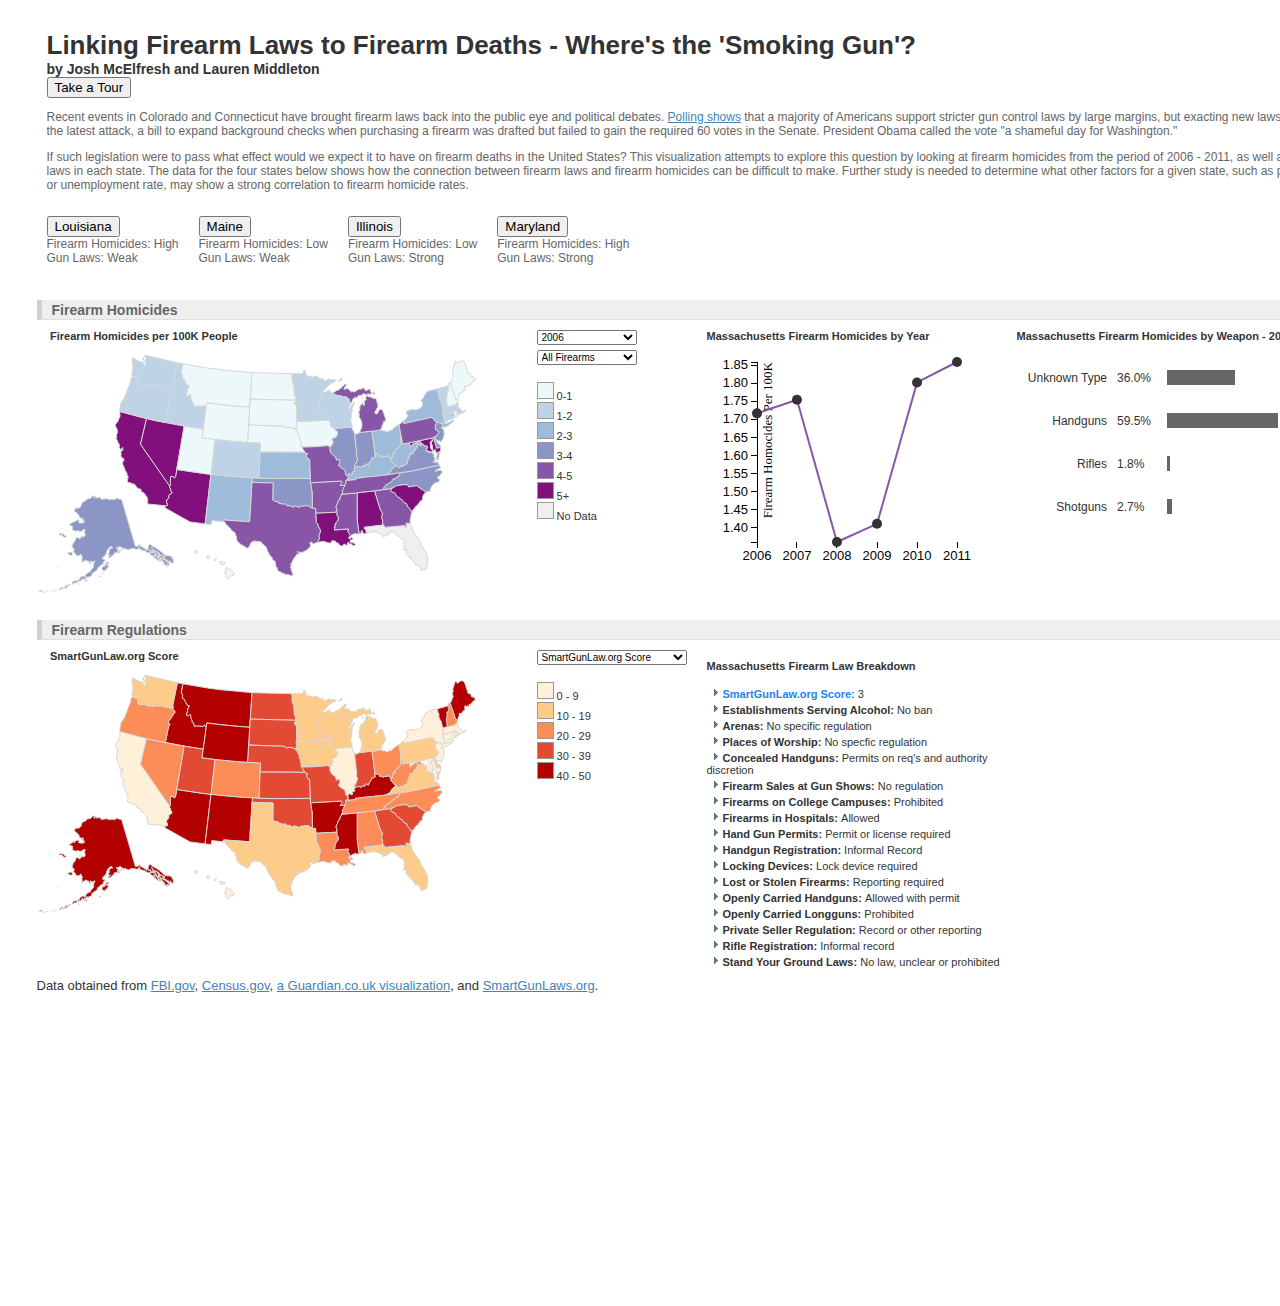
<file: index.html>
<!DOCTYPE html>

<html>
<head>
	<title>Linking Firearm Laws to Firearm Deaths</title>
	<!-- CSS -->
	<link rel="stylesheet" type="text/css" href="css/jquery-ui-1.9.2.custom.min.css" />
	<link rel="stylesheet" type="text/css" href="css/introjs.css" />
	<link rel="stylesheet" type="text/css" href="css/svg.css" />
	<link rel="stylesheet" type="text/css" href="css/main.css" />
	<!-- JS -->
	<script type="text/javascript" src="js/jquery-1.9.1.min.js"></script>
	<script type="text/javascript" src="js/jquery-ui-1.9.2.custom.min.js"></script>
	<script type="text/javascript" src="js/d3.v3.js"></script>
	<script type="text/javascript" src="js/datamaps-us-only.js"></script>
	<script type="text/javascript" src="js/intro.js"></script>
	<script type="text/javascript" src="js/JSON_data_guns.js"></script>
	<script type="text/javascript" src="js/gunkey.js"></script>
	<script type="text/javascript" src="js/chart.js"></script>
	<script type="text/javascript" src="js/main.js"></script>
</head>

<body>
<div id="wrapper">
	<div id="description" style="height: 260px;" data-intro="This visualization explores the possible link between firearm homicide rate and firearm regulations in the US. The data for the four states listed above shows how it can be difficult to make a connection. Click each state button to explore the details, or click 'Next' for a breakdown of the different components of the visualization." data-step='1'>
		<h1>Linking Firearm Laws to Firearm Deaths - Where's the 'Smoking Gun'?</h1>
		<h2>by Josh McElfresh and Lauren Middleton</h2>
		<button id="tour">Take a Tour</button>
		<h3>
			<p>
				Recent events in Colorado and Connecticut have brought firearm laws back into the public eye and political debates. <a href="http://www.nytimes.com/2013/05/02/us/politics/poll-finds-strong-support-for-tightened-gun-laws-and-path-to-citizenship.html?ref=us">Polling shows</a> that a majority of Americans support stricter gun control laws by large margins, but exacting new laws is proving difficult. After the latest attack, a bill to expand background checks when purchasing a firearm was drafted but failed to gain the required 60 votes in the Senate. President Obama called the vote "a shameful day for Washington."
			</p>
			<p>
				If such legislation were to pass what effect would we expect it to have on firearm deaths in the United States? This visualization attempts to explore this question by looking at firearm homicides from the period of 2006 - 2011, as well as a range of firearm laws in each state. The data for the four states below shows how the connection between firearm laws and firearm homicides can be difficult to make. Further study is needed to determine what other factors for a given state, such as presence of major cities or unemployment rate, may show a strong correlation to firearm homicide rates.
			</p>
			<p style="float: left; margin-right: 20px;">
				<button class="state-btn" id="LA">Louisiana</button><br />
				Firearm Homicides: High<br />
				Gun Laws: Weak
			</p>
			<p style="float: left; margin-right: 20px;">
				<button class="state-btn" id="ME">Maine</button><br />
				Firearm Homicides: Low<br />
				Gun Laws: Weak
			</p>
			<p style="float: left; margin-right: 20px;">
				<button class="state-btn" id="IL">Illinois</button><br />
				Firearm Homicides: Low<br />
				Gun Laws: Strong
			</p>
			<p style="float: left; margin-right: 20px;">
				<button class="state-btn" id="MD">Maryland</button><br />
				Firearm Homicides: High<br />
				Gun Laws: Strong
			</p>

			<!--
			Use the filters to see the rates of firearm homicide per hundred thousand people for the selected year and firearm type. Click a state to see it's firearm homicide data over time. Click and drag over one or more points to see the breakdown of types for a range of years. Firearm homicide and population data from FBI.gov and census.gov. Firearm law data and descriptions from a <a href="http://www.guardian.co.uk/world/interactive/2013/jan/15/gun-laws-united-states" target="_blank">guardian.co.uk visualization</a>.
		-->
		</h3>
	</div>

	<div id="sec1-title">Firearm Homicides</div>
	<div id="map1-title">Firearm Homicides per 100K People</div>
	<div id="map1" data-intro="The first map shows firearm homicides per hundred thousand people for the selected year and type of firearm. The lighter a state's color, the less firearm homicides it had for that year and weapon type. Try hovering over a state to see more details, or clicking a state to generate additional graphs." data-step='2'></div>

	<div id="control-panel" data-intro="Try making new selections from the Year and Firearm Type filters to redraw the map according to your selections. It's interesting to note when comparing firearm types that Handguns seem to be used in the majority of firearm homicides across the years, compared to Rifles and Shotguns. In additon, as the years progress there seems to be an overall lightening of the map, with the exception of certain standout states such as Louisiana." data-step='3'>
		<select id="year">
			<option>2006</option>
			<option>2007</option>
			<option>2008</option>
			<option>2009</option>
			<option>2010</option>
			<option>2011</option>
		</select>
		<br />
		<select id="gun-type">
			<option value="all">All Firearms</option>
			<option value="handguns">Handguns</option>
			<option value="rifles">Rifles</option>
			<option value="shotguns">Shotguns</option>
			<option value="unknown">Unknown Type</option>
		</select>
		<br /><br />
		
		<div id="key">
			<ul class="ul-basic">
				<li>
					<div class="color-key" id="color-key1"></div>
					<span class="key-text">0-1</span>
				</li>
				<li>
					<div class="color-key" id="color-key2"></div>
					<span class="key-text">1-2</span>
				</li>
				<li>
					<div class="color-key" id="color-key3"></div>
					<span class="key-text">2-3</span>
				</li>
				<li>
					<div class="color-key" id="color-key4"></div>
					<span class="key-text">3-4</span>
				</li>
				<li>
					<div class="color-key" id="color-key5"></div>
					<span class="key-text">4-5</span>
				</li>
				<li>
					<div class="color-key" id="color-key6"></div>
					<span class="key-text">5+</span>
				</li>
				<li>
					<div class="color-key" id="color-key-no-data"></div>
					<span class="key-text">No Data</span>
				</li>
			</ul>
		</div>
	</div>

	<div class="graph-parent">
		<div class="line-graph-parent" data-intro="This graph shows the number of firearm homicides per hundred thousand people for the clicked state over a range of years. Try selecting a region of the graph by clicking and dragging with the crosshair to update the graph to the right that shows the percentage of firearm homicides committed with each type of weapon in the current state for the year or range of years you select." data-step='4'>	
			<div id="linetitle"></div>
			<div class="container"></div>
		</div>
		<div class="bar-graph-parent">
			<div id="bartitle"></div>
    		<svg id="bars" width="300" height="200"></svg>
    	</div>
	</div>

	<div id="sec2-title" style="clear: both;">Firearm Regulations</div>
	<div id="map2-title"></div>
	<div id="map2" data-intro="The second map defaults to show scores (0-50 points) for each state's firearm laws based off of SmartGunLaw.org's rating system. The lower the score (and lighter the color), the stronger the firearm laws are in that state. Try clicking a state to generate the details of the laws that resulted in that state's score (to the right)." data-step='5'></div>

	<div id="control-panel2" data-intro="Use the Law Category filter to show the map with each state's regulations for that category, and to generate another graph that shows the national number of firearm homicides per hundred thousand people for the selected firearm type and selected law category." data-step='6'>
		<select id="law-type"></select>

		<div id="key2"></div>
	</div>

	<div class="graph-parent">
		<div id="state-law-details-parent" data-intro="To see details of the firearm regulations for the clicked state, expand the law categories by clicking the arrows. The law category currently displayed on the map is highlighted in blue. Click 'Next' to start exploring on your own!" data-step='7'></div>
		<div id="bar-graphs-laws-parent">
			<div id="barlawstitle"></div>
			<svg id="bars-laws" width="400" height="200"></svg>
		</div>
	</div>
	<div id="credits" style="clear: both;">Data obtained from <a href="http://www.fbi.gov/stats-services/crimestats" target="_blank">FBI.gov</a>, <a href="http://www.census.gov/" target="_blank">Census.gov</a>, <a href="http://www.guardian.co.uk/world/interactive/2013/jan/15/gun-laws-united-states" target="_blank">a Guardian.co.uk visualization</a>, and <a href="http://smartgunlaws.org/" target="_blank">SmartGunLaws.org</a>.</div>
	

	<iframe src="http://player.vimeo.com/video/65352165" width="500" height="300" frameborder="0"></iframe>

</div>
</body>

</html>
</file>
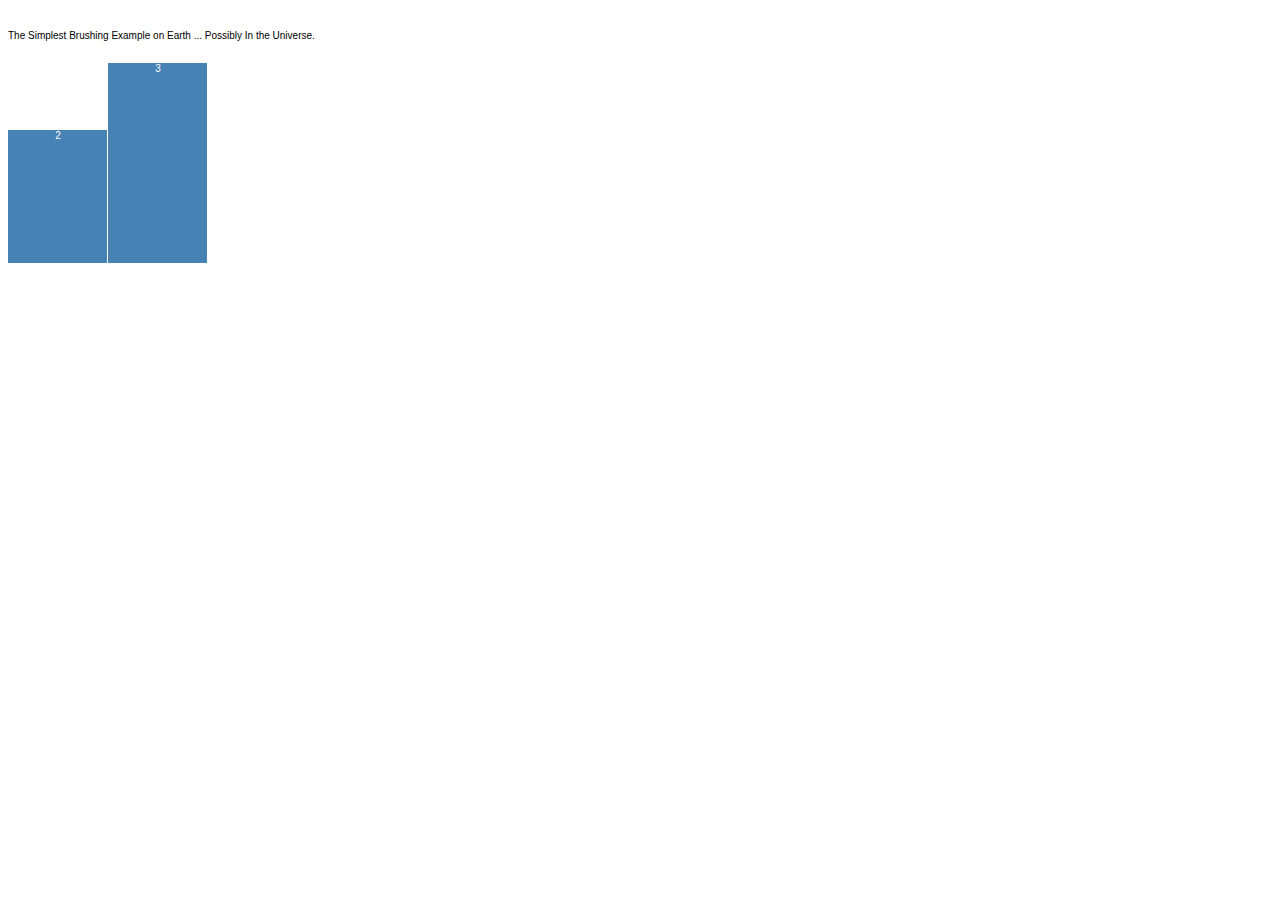
<file: sbe.html>
<!--
John Mercer's brushing example for reference
-->

<!DOCTYPE html>
<!-- saved from url=(0194)https://s3.amazonaws.com/piazza-attachments/hb6wzhqdlpvs9/hessxm24wzg1cf/hessxmes2hj1dx/sbe.html?AWSAccessKeyId=AKIAJKOQYKAYOBKKVTKQ&Expires=1365434650&Signature=R5AUNDnSINaZi0xWRGZ%2B6WtTtGc%3D -->
<html><head><meta http-equiv="Content-Type" content="text/html; charset=UTF-8"><meta charset="utf-8">

 
    <!-- D3 Core Library -->
     <script src="js/d3.v3.js"></script>
<style>
 
body {
  font: 10px sans-serif;
}
/* This style is for the histogram rectangles */
.bar rect {
  fill: steelblue;
  shape-rendering: crispEdges;
  font-size: 5;
}
/* This style is for the text (frequeny count) on the histogram rectangles */
.bar text {
  fill: #fff;
  font-size: 5;
}
/* This style is for the axes */
.axis path, .axis line {
  fill: none;
  stroke: #000;
  shape-rendering: crispEdges;
}

/* This is the style for the brush and extent classes */
.brush .extent {
  stroke: #fff;
  fill-opacity: .2;
  shape-rendering: crispEdges;
}

</style></head> 


<body> 

<script>
document.write("<br><br>");
d3.select("body").append("div").
       text("The Simplest Brushing Example on Earth ... Possibly In the Universe.")
document.write("<br><br>");

// The simplest dataset ever
var values  = [];

values.push( {  myvar: 1.9 });
values.push( {  myvar: 1.5 });
values.push( {  myvar: 0.9 });
values.push( {  myvar: 1.1 });
values.push( {  myvar: 0.1 });
 
 // the dimension of the svg will be 200x200 so that the data space of (0,2) will nicely transform to the pixel space
 var  width = 200 ,
     height = 200  ;

// the exten function returns an array of two values (min,max) of the original array
// you have to use values.map to pull out the data from the myvar object within the original dataset
var x_extent = d3.extent(values.map(function(d) { return d.myvar; }));
// i use the ceiling and floor functions to get integer min/max for the x pixel space
x_extent[0] = Math.floor(x_extent[0]); //x_extent[0] = 0 now
x_extent[1]  = Math.ceil(x_extent[1]); //x_extent[1] = 2 now

//yep, only two bins for this histogram
var num_bins = 2;

//this is the transformation function for input space to pixel space
var x = d3.scale.linear()
    //domain of input values of x
    .domain(x_extent) 
    //the range is the output range after translation to pixel space
    .range([0, width]);

//for creating an x-axis later
var xAxis = d3.svg.axis()
    .scale(x)
    .orient("bottom")
    .ticks(3);


//data is an array of objects that contains the bins and values that fall in each bin
//e.g. data[0] = [0.9,0.1]
//https://github.com/mbostock/d3/wiki/Histogram-Layout
var data = d3.layout.histogram()
            .bins(x.ticks(num_bins))
              (values.map(function(d) { return d.myvar; }));

//https://github.com/mbostock/d3/wiki/Quantitative-Scales
var y = d3.scale.linear()
     //domain of input values of y
    .domain([0, d3.max(data, function(d) { return d.y; })]) 
    //note, d3.max(data, function(d) { return d.y; }) returns 3 (the max count in a bin)
    //the range is the output range after translation to pixel space
    .range([height, 0]);

// specify the brush function
var brush = d3.svg.brush()
    .x(x) //i only need to spcify x because i want the brush to be the entire y-axis
    //specify the brush events https://github.com/mbostock/d3/wiki/SVG-Controls
    .on("brushstart", brushstart)
    .on("brush", brushmove)
    .on("brushend", brushend);

//append the svg and set its width and height
var svg = d3.select("body").append("svg")
    .attr("width", width)
    .attr("height", height)
    .append("g");

//create by groups (g's) to hold the bars
var bar = svg.selectAll(".bar")
    .data(data)
  .enter().append("g")
    .attr("class", "bar")
    .attr("transform", function(d) { return "translate(" + x(d.x) + "," + y(d.y) + ")"; }).call(brush);

//for each bar, append a rectangle of 
bar.append("rect")
    .attr("x", 0) 
    .attr("width", x(data[0].dx)-1) 
    .attr("height", function(d) { return height - y(d.y); });


//I have to append the brush AFTER the bins otherwise it would show up underneath the bins, duh (I did that at first)
//context for the brush
var context = svg.append("g");

 //this is from the context + linking example
context.append("g")
    .attr("class", "x brush")
    .call(brush)
  .selectAll("rect")
    .attr("height", height);

// this is to append the count label on each bin
var formatCount = d3.format(",.0f");
bar.append("text")
    .attr("dy", ".3em")
    .attr("y", 6)
    .attr("x", x(data[0].dx)/2) //put the label in the middle of the bar
    .attr("text-anchor", "middle")
    .text(function(d) { return formatCount(d.y); });

var brushBar;

  function brushstart(p) {
    console.log("brush start."); 
    // here you would typically (based on the other examples) clear the previously-active brush, if any.
    //if (brushBar !== p) {
    //  bar.call(brush.clear());
    //  brushBar = p;
   // }
 
  }

  // Highlight the selected circles.
  function brushmove(p) {
     //console.log("brush move.."); 
  
     var e = brush.extent();
     //console.log("brush extent:");  
     //console.log(e);
     //returns [[x0,y0],[x1,y1]] 
     //where [x0,y0] = lower bounds of extent
     //and   [x1,y1] = upper bounds of extent
     //console.log("x lb: " + e[0] + "  x ub: "+e[1]);

     //the array of my original data, can make this more efficient so I don't have to load it every time brushmove executes!
     var orig_data = values.map(function(d) { return d.myvar; });

     var indices  = [];
      for(var i = 0; i < orig_data.length; i++)
      {
        if (orig_data[i] >= e[0] && orig_data[i] <= e[1]){
           //if the data is within the extent of the brush then output the index
           console.log("Index:"+i);
           indices.push(i);
           //smile :-)
        }
      }
  }

  // If the brush is empty, select all circles.
  function brushend(p) {
    console.log("brush end...");
  }

</script><br><br>
 
</body></html>
</file>
<file: css/introjs.css>
.introjs-overlay {
  position: absolute;
  z-index: 999999;
  background-color: #000;
  opacity: 0;
  -webkit-transition: all 0.3s ease-out;
     -moz-transition: all 0.3s ease-out;
      -ms-transition: all 0.3s ease-out;
       -o-transition: all 0.3s ease-out;
          transition: all 0.3s ease-out;
}

.introjs-showElement {
  z-index: 9999999;
}

.introjs-relativePosition {
  position: relative;
}

.introjs-helperLayer {
  position: absolute;
  z-index: 9999998;
  background-color: rgba(255,255,255,.9);
  border: 1px solid rgba(0,0,0,.5);
  border-radius: 4px;
  box-shadow: 0 2px 15px rgba(0,0,0,.4);
  -webkit-transition: all 0.3s ease-out;
     -moz-transition: all 0.3s ease-out;
      -ms-transition: all 0.3s ease-out;
       -o-transition: all 0.3s ease-out;
          transition: all 0.3s ease-out;
}

.introjs-helperNumberLayer {
  position: absolute;
  top: -16px;
  left: -16px;
  z-index: 9999999999 !important;
  padding: 2px;
  font-family: Arial, verdana, tahoma;
  font-size: 13px;
  font-weight: bold;
  color: white;
  text-align: center;
  text-shadow: 1px 1px 1px rgba(0,0,0,.3);
  background: #ff3019; /* Old browsers */
  background: -webkit-linear-gradient(top, #ff3019 0%, #cf0404 100%); /* Chrome10+,Safari5.1+ */
  background: -webkit-gradient(linear, left top, left bottom, color-stop(0%, #ff3019), color-stop(100%, #cf0404)); /* Chrome,Safari4+ */
  background:    -moz-linear-gradient(top, #ff3019 0%, #cf0404 100%); /* FF3.6+ */
  background:     -ms-linear-gradient(top, #ff3019 0%, #cf0404 100%); /* IE10+ */
  background:      -o-linear-gradient(top, #ff3019 0%, #cf0404 100%); /* Opera 11.10+ */
  background:         linear-gradient(to bottom, #ff3019 0%, #cf0404 100%);  /* W3C */
  width: 20px;
  height:20px;
  line-height: 20px;
  border: 3px solid white;
  border-radius: 50%;
  filter: progid:DXImageTransform.Microsoft.gradient(startColorstr='#ff3019', endColorstr='#cf0404', GradientType=0); /* IE6-9 */ 
  filter: progid:DXImageTransform.Microsoft.Shadow(direction=135, strength=2, color=ff0000); /* IE10 text shadows */
  box-shadow: 0 2px 5px rgba(0,0,0,.4);
}

.introjs-arrow {
  border: 5px solid white;
  content:'';
  position: absolute;
}
.introjs-arrow.top {
  top: -10px;
  border-top-color:transparent;
  border-right-color:transparent;
  border-bottom-color:white;
  border-left-color:transparent;
}
.introjs-arrow.right {
  right: -10px;
  top: 10px;
  border-top-color:transparent;
  border-right-color:transparent;
  border-bottom-color:transparent;
  border-left-color:white;
}
.introjs-arrow.bottom {
  bottom: -10px;
  border-top-color:white;
  border-right-color:transparent;
  border-bottom-color:transparent;
  border-left-color:transparent;
}
.introjs-arrow.left {
  left: -10px;
  top: 10px;
  border-top-color:transparent;
  border-right-color:white;
  border-bottom-color:transparent;
  border-left-color:transparent;
}

.introjs-tooltip {
  position: absolute;
  padding: 10px;
  background-color: white;
  min-width: 200px;
  border-radius: 3px;
  box-shadow: 0 1px 10px rgba(0,0,0,.4);
  -webkit-transition: opacity 0.1s ease-out;
     -moz-transition: opacity 0.1s ease-out;
      -ms-transition: opacity 0.1s ease-out;
       -o-transition: opacity 0.1s ease-out;
          transition: opacity 0.1s ease-out;
}

.introjs-tooltipbuttons {
  text-align: right;
}

/* 
 Buttons style by http://nicolasgallagher.com/lab/css3-github-buttons/ 
 Changed by Afshin Mehrabani
*/
.introjs-button {
  position: relative;
  overflow: visible;
  display: inline-block;
  padding: 0.3em 0.8em;
  border: 1px solid #d4d4d4;
  margin: 0;
  text-decoration: none;
  text-shadow: 1px 1px 0 #fff;
  font: 11px/normal sans-serif;
  color: #333;
  white-space: nowrap;
  cursor: pointer;
  outline: none;
  background-color: #ececec;
  background-image: -webkit-gradient(linear, 0 0, 0 100%, from(#f4f4f4), to(#ececec));
  background-image: -moz-linear-gradient(#f4f4f4, #ececec);
  background-image: -o-linear-gradient(#f4f4f4, #ececec);
  background-image: linear-gradient(#f4f4f4, #ececec);
  -webkit-background-clip: padding;
  -moz-background-clip: padding;
  -o-background-clip: padding-box;
  /*background-clip: padding-box;*/ /* commented out due to Opera 11.10 bug */
  -webkit-border-radius: 0.2em;
  -moz-border-radius: 0.2em;
  border-radius: 0.2em;
  /* IE hacks */
  zoom: 1;
  *display: inline;
  margin-top: 10px;
}

.introjs-button:hover {
  border-color: #bcbcbc;
  text-decoration: none; 
  box-shadow: 0px 1px 1px #e3e3e3;
}

.introjs-button:focus,
.introjs-button:active {
  background-image: -webkit-gradient(linear, 0 0, 0 100%, from(#ececec), to(#f4f4f4));
  background-image: -moz-linear-gradient(#ececec, #f4f4f4);
  background-image: -o-linear-gradient(#ececec, #f4f4f4);
  background-image: linear-gradient(#ececec, #f4f4f4);
}

/* overrides extra padding on button elements in Firefox */
.introjs-button::-moz-focus-inner {
  padding: 0;
  border: 0;
}

.introjs-skipbutton {
  margin-right: 5px;
  color: #7a7a7a;
}

.introjs-prevbutton {
  -webkit-border-radius: 0.2em 0 0 0.2em;
  -moz-border-radius: 0.2em 0 0 0.2em;
  border-radius: 0.2em 0 0 0.2em;
  border-right: none;
}

.introjs-nextbutton {
  -webkit-border-radius: 0 0.2em 0.2em 0;
  -moz-border-radius: 0 0.2em 0.2em 0;
  border-radius: 0 0.2em 0.2em 0;
}
</file>
<file: css/svg.css>
html, body, div, form, fieldset, input, textarea, li, ul, hr {
    margin: 0;
    padding: 0;
    border: 0;
    outline: 0;
    font-size: 100%;
    vertical-align: baseline;
    background: transparent;
}

.axis path,
.axis line {
    fill: none;
    stroke: #000;
    shape-rendering: crispEdges;
}

.x.axis path {
    display: none;
}

.line {
    fill: none;
    stroke: #8856A7;
    stroke-width: 2px;
}

.container svg {
	cursor: crosshair;
}

#linetitle, #bartitle, #barlawstitle {
    color: #333333;
    background-color: white;
    font-size: 11px;
    font-weight: bold;
}

#barlawstitle {
    width: 400px;
}

.extent {
  fill: #000;
  fill-opacity: .125;
  stroke: #fff;
}

.background {
    fill: yellow;
}

.dots {
    position: relative;
    z-index: 1000 !important;
}
</file>
<file: css/main.css>
/*Project 2 styles*/

body{
	color: #333333;
	font-family: Arial;
	font-size: 13px;
	min-width: 1460px;
	margin-top: 20px;
}

path {
	cursor: pointer;
}

h1 {
	margin: 0px;
}

h2 {
	font-size: 14px;
	margin: 0px;
}

h3 {
	color: #666666;
	font-size: 12px;
	font-weight: normal;
}

select{
	font-size: 10px;
	margin-bottom: 5px;
	width: 100px;
}

a:link{
	color: #4682B4;
}

a:visited{
	color: #4682B4;
}

a:hover {
	text-decoration: none;
}

#wrapper {
	margin-left: auto;
	margin-right: auto;
	width: 95%;
}

#description {
	padding: 10px;
}

#credits {
	margin-bottom: 10px;
}

#map1, #map2 {
	clear: left;
	float: left;
	height: 300px;
	width: 500px;
}

#sec1-title, #sec2-title {
	background-color: #efefef;
	border-left: solid 5px #cfcfcf;
	border-bottom: dotted 1px #cfcfcf;
	color: #666666;
	font-size: 14px;
	font-weight: bold;
	height: 15px;
	padding: 2px;
	padding-left: 10px;
}

#map1-title {
	font-size: 11px;
	font-weight: bold;
	left: 50px;
	position: absolute;
	top: 330px;
}

#map2-title {
	font-size: 11px;
	font-weight: bold;
	left: 50px;
	position: absolute;
	top: 650px;
}

#control-panel, #control-panel2 {
	float: left;
	font-size: 11px;
	margin-top: 10px;
	width: 160px;
}

#law-type {
	width: 150px;
}

.color-key {
	background-color: #efefef;
	border: solid 1px #999999;
	display: inline-block;
	height: 15px;
	margin-bottom: 3px;
	width: 15px;
	vertical-align: bottom;
}

#color-key1 {
	background-color: #EDF8FB;
}

#color-key2 {
	background-color: #BFD3E6;
}

#color-key3 {
	background-color: #9EBCDA;
}

#color-key4 {
	background-color: #8C96C6;
}

#color-key5 {
	background-color: #8856A7;
}

#color-key6 {
	background-color: #810F7C;
}

#color-key-no-data {
	background-color: #efefef;
}

#state-law-details-parent {
	font-size: 11px;
	float: left;
	margin-left: 10px;
	width: 300px;
	margin-top: 10px;
	margin-bottom: 10px;
}

.law-breakdown-title {
	color: #333333;
	font-size: 11px;
	font-weight: bold;
}

.law-desc {
	color: #607B8B;
	margin-left: 20px;
}

.key-text {
	display: inline-block;
	line-height: 10px;
}

.active-state {
	stroke: red !important;
	fill: red !important;
}

.ul-basic {
	margin: 0px;
	list-style-type: none;
}

.hidden{
	display: none;
}

.graph-parent {
	margin-top: 10px;
	min-width: 400px;
}

.line-graph-parent {
	float: left;
	margin-left: 10px;
}

.bar-graph-parent {
	float: left;
	margin-left: 10px;
}

#bar-graphs-laws-parent {
	float: left;
	margin-top: 10px;
	margin-left: 10px;
}

.law-highlight{
	color: #1C86EE !important;
}

.highlight {
	color: #999999 !important;
}

/*adapted from jQuery UI*/
.ui-icon { display: inline-block; text-indent: -99999px; overflow: hidden; background-repeat: no-repeat; cursor: pointer; vertical-align: bottom; }

.ui-icon { width: 16px; height: 16px; background-image: url(images/ui-icons_587594_256x240.png); }

.ui-icon-triangle-1-e { background-position: -32px -16px; }

.ui-icon-triangle-1-s { background-position: -64px -16px; }
</file>
